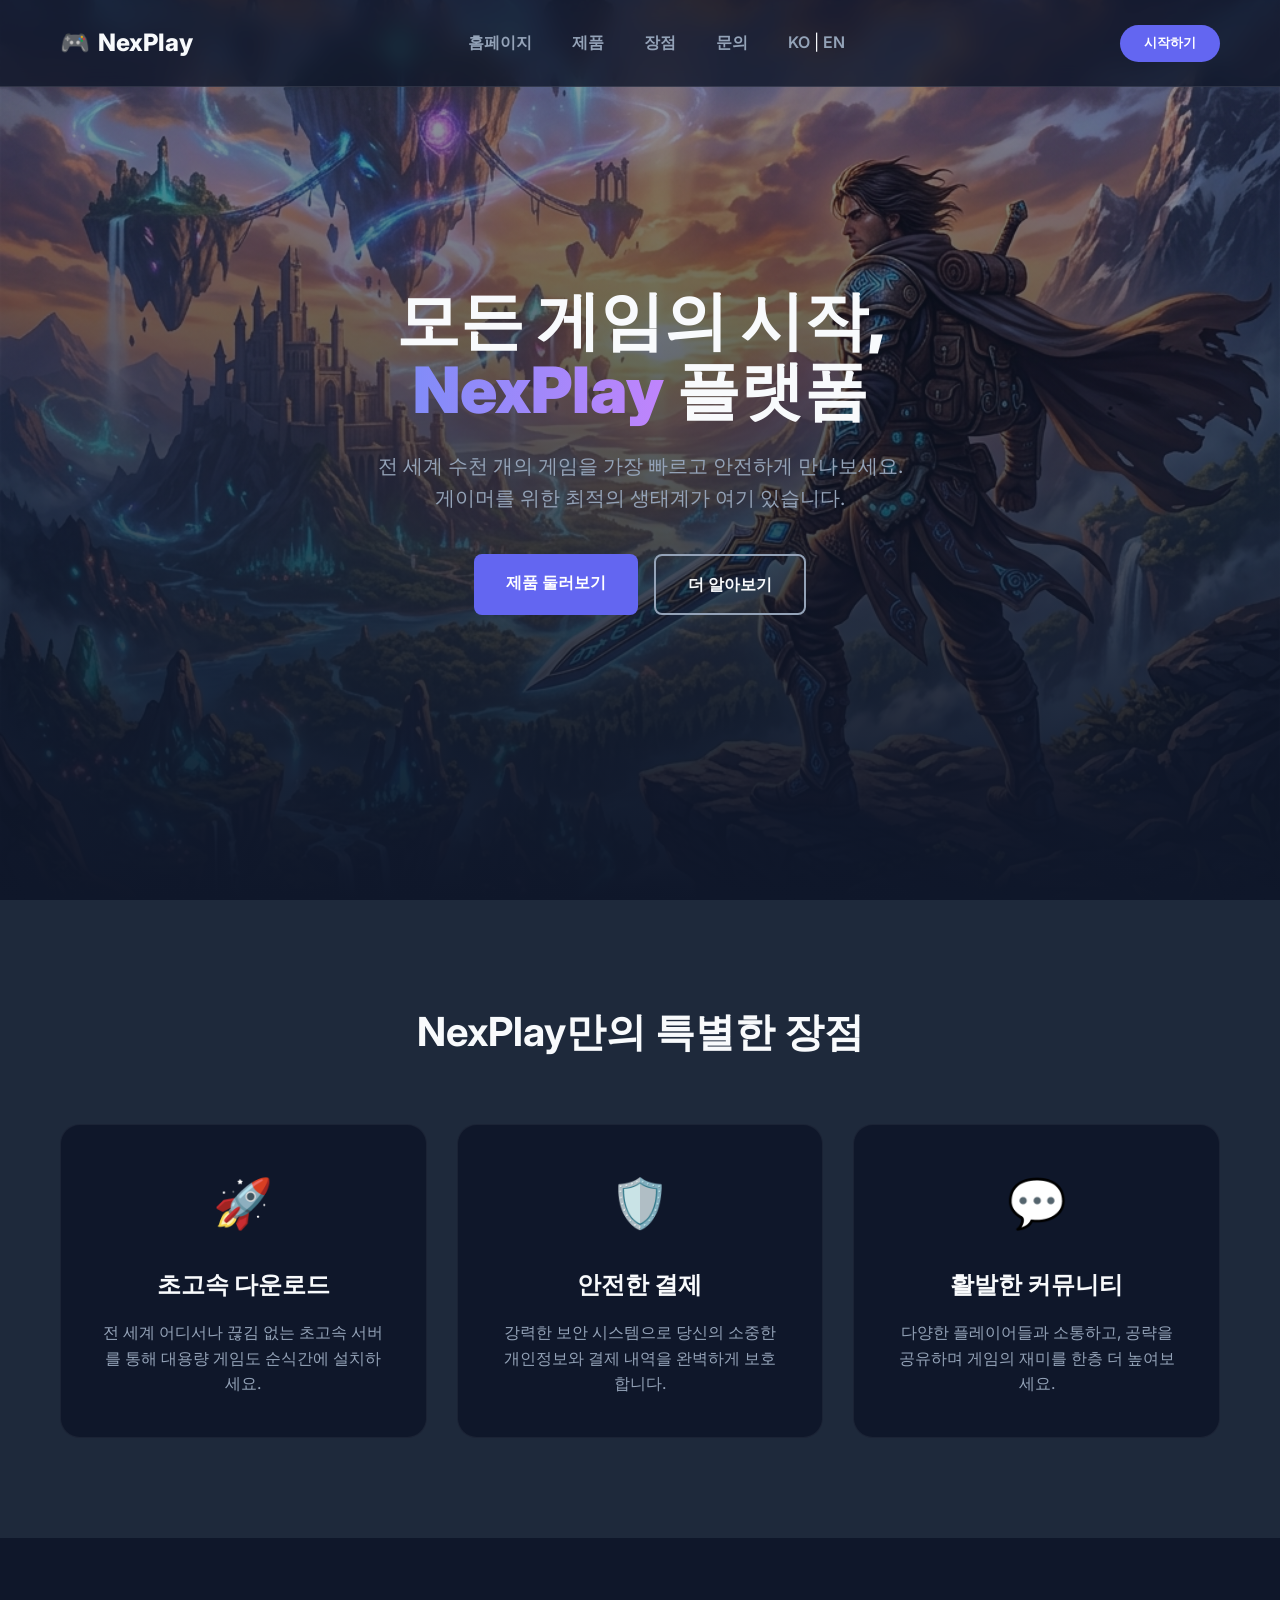
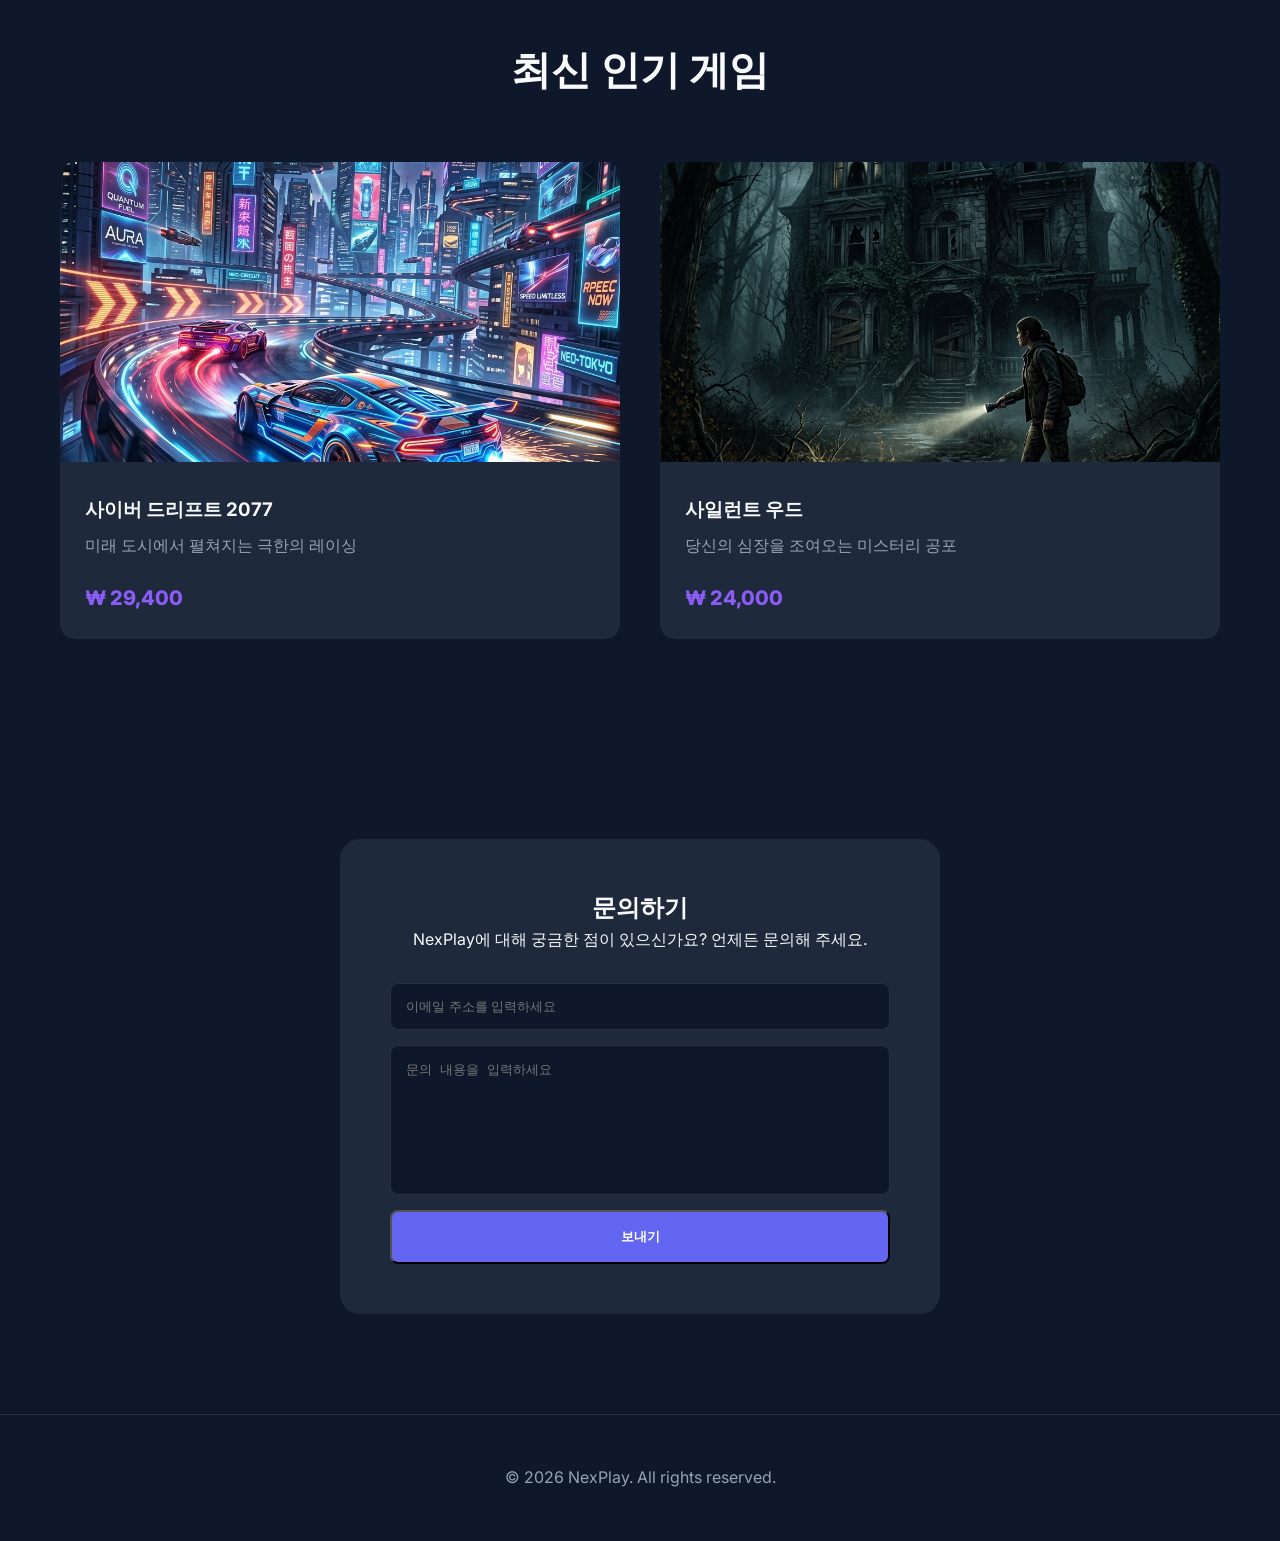
<file: index.html>
<!DOCTYPE html>
<html lang="ko">
<head>
    <meta charset="UTF-8">
    <meta name="viewport" content="width=device-width, initial-scale=1.0">
    <title>NexPlay - 차세대 게임 판매 플랫폼</title>
    <link rel="stylesheet" href="styles.css">
    <link href="https://fonts.googleapis.com/css2?family=Inter:wght@400;600;700;800&display=swap" rel="stylesheet">
</head>
<body>
    <nav class="navbar">
        <div class="nav-container">
            <div class="logo">
                <span class="logo-icon">🎮</span> NexPlay
            </div>
            <ul class="nav-links">
                <li><a href="#home">홈페이지</a></li>
                <li><a href="#products">제품</a></li>
                <li><a href="#features">장점</a></li>
                <li><a href="#contact">문의</a></li>
                <li class="lang-switch">
                    <a href="index.html" class="active">KO</a> | <a href="index_en.html">EN</a>
                </li>
            </ul>
            <div class="hamburger">
                <span></span>
                <span></span>
                <span></span>
            </div>
            <div class="user-actions">
                <button class="btn-primary">시작하기</button>
            </div>
        </div>
    </nav>

    <header id="home" class="hero-banner">
        <div class="hero-overlay"></div>
        <img src="assets/game_cover_1_1777102002294.png" alt="Main Game Banner" class="hero-bg">
        <div class="hero-content">
            <h1>모든 게임의 시작,<br><span class="highlight">NexPlay</span> 플랫폼</h1>
            <p>전 세계 수천 개의 게임을 가장 빠르고 안전하게 만나보세요.<br>게이머를 위한 최적의 생태계가 여기 있습니다.</p>
            <div class="hero-btns">
                <a href="#products" class="btn-main">제품 둘러보기</a>
                <a href="#features" class="btn-outline">더 알아보기</a>
            </div>
        </div>
    </header>

    <section id="features" class="features-section">
        <div class="container">
            <h2 class="section-title">NexPlay만의 특별한 장점</h2>
            <div class="features-grid">
                <div class="feature-card">
                    <div class="feature-icon">🚀</div>
                    <h3>초고속 다운로드</h3>
                    <p>전 세계 어디서나 끊김 없는 초고속 서버를 통해 대용량 게임도 순식간에 설치하세요.</p>
                </div>
                <div class="feature-card">
                    <div class="feature-icon">🛡️</div>
                    <h3>안전한 결제</h3>
                    <p>강력한 보안 시스템으로 당신의 소중한 개인정보와 결제 내역을 완벽하게 보호합니다.</p>
                </div>
                <div class="feature-card">
                    <div class="feature-icon">💬</div>
                    <h3>활발한 커뮤니티</h3>
                    <p>다양한 플레이어들과 소통하고, 공략을 공유하며 게임의 재미를 한층 더 높여보세요.</p>
                </div>
            </div>
        </div>
    </section>

    <section id="products" class="products-section">
        <div class="container">
            <h2 class="section-title">최신 인기 게임</h2>
            <div class="products-grid">
                <div class="game-item">
                    <img src="assets/game_cover_2_1777102198692.png" alt="Cyber Drift">
                    <div class="game-info">
                        <h3>사이버 드리프트 2077</h3>
                        <p>미래 도시에서 펼쳐지는 극한의 레이싱</p>
                        <span class="price">₩ 29,400</span>
                    </div>
                </div>
                <div class="game-item">
                    <img src="assets/game_cover_3_1777102213137.png" alt="Silent Wood">
                    <div class="game-info">
                        <h3>사일런트 우드</h3>
                        <p>당신의 심장을 조여오는 미스터리 공포</p>
                        <span class="price">₩ 24,000</span>
                    </div>
                </div>
            </div>
        </div>
    </section>

    <section id="contact" class="contact-section">
        <div class="container">
            <div class="contact-box">
                <h2>문의하기</h2>
                <p>NexPlay에 대해 궁금한 점이 있으신가요? 언제든 문의해 주세요.</p>
                <form class="contact-form">
                    <input type="email" placeholder="이메일 주소를 입력하세요">
                    <textarea placeholder="문의 내용을 입력하세요"></textarea>
                    <button type="submit" class="btn-main">보내기</button>
                </form>
            </div>
        </div>
    </section>

    <footer>
        <div class="container">
            <p>&copy; 2026 NexPlay. All rights reserved.</p>
        </div>
    </footer>

    <script src="script.js"></script>
</body>
</html>
</file>
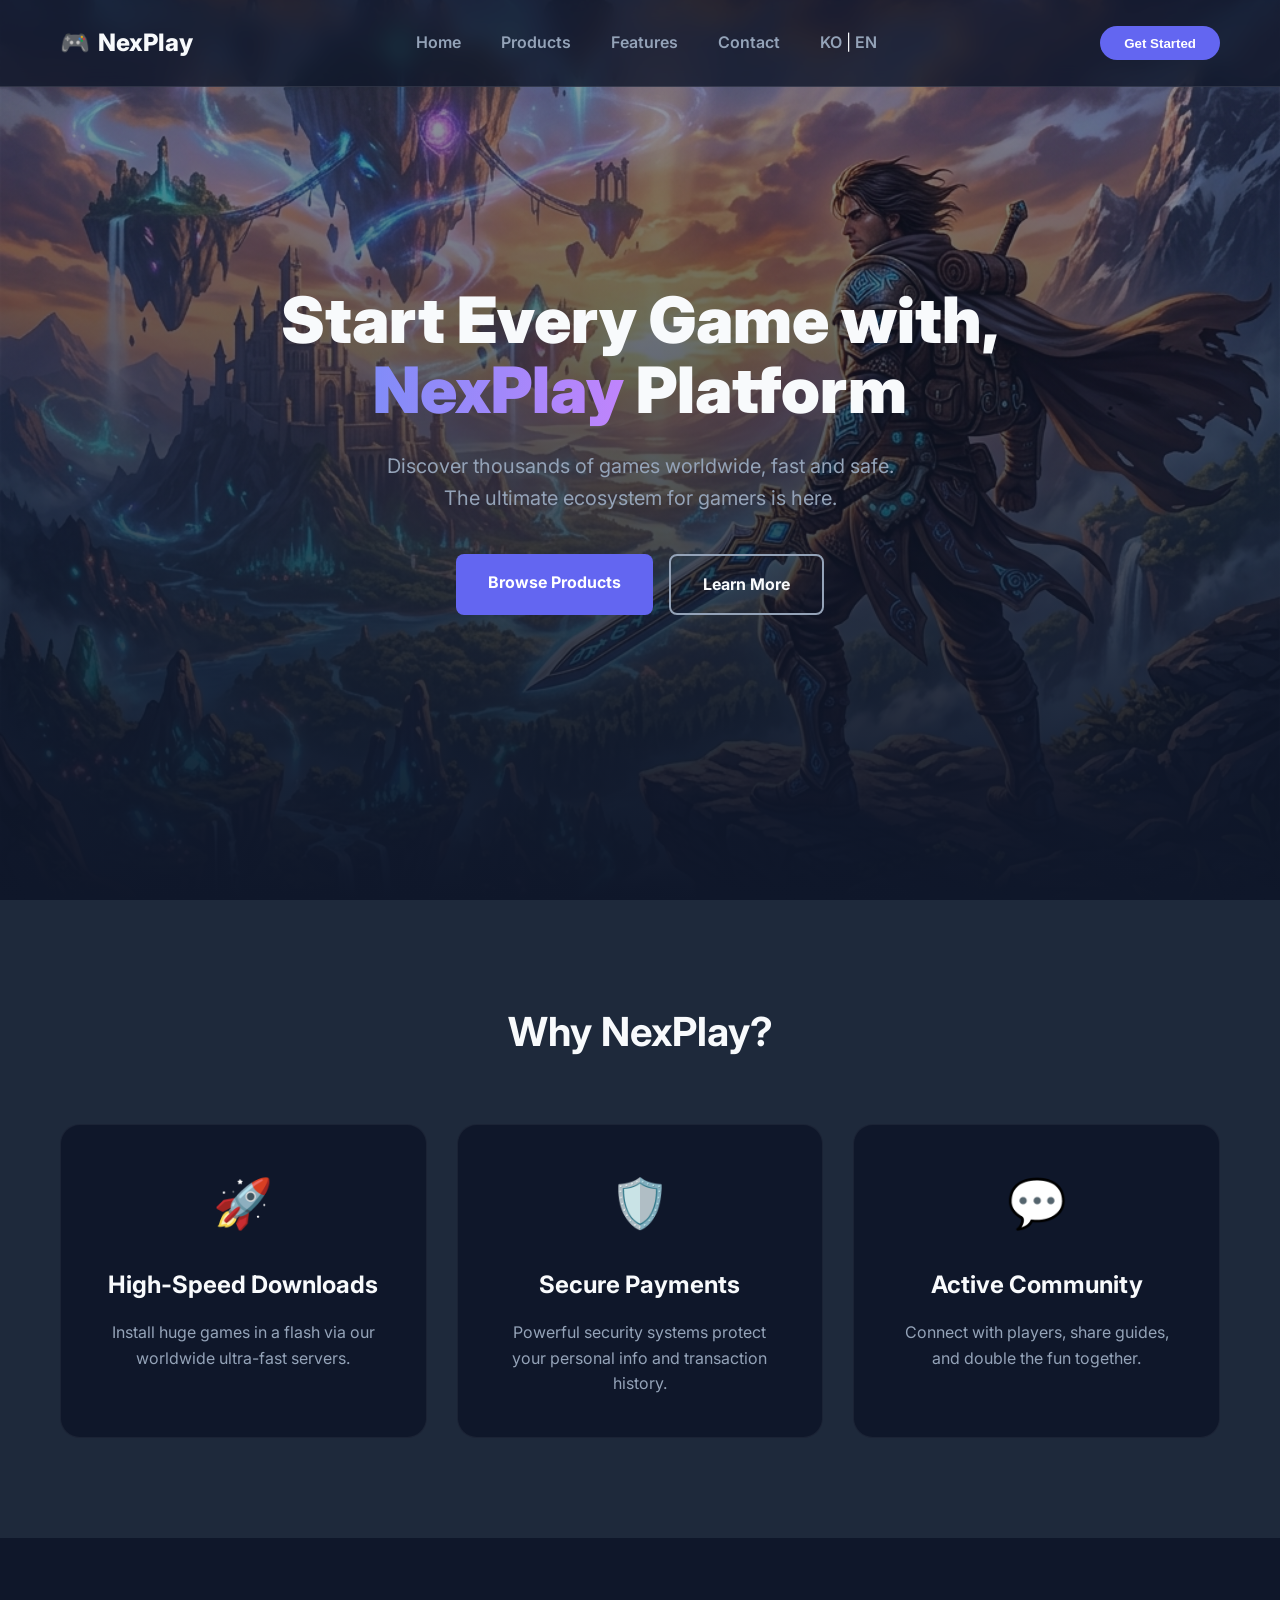
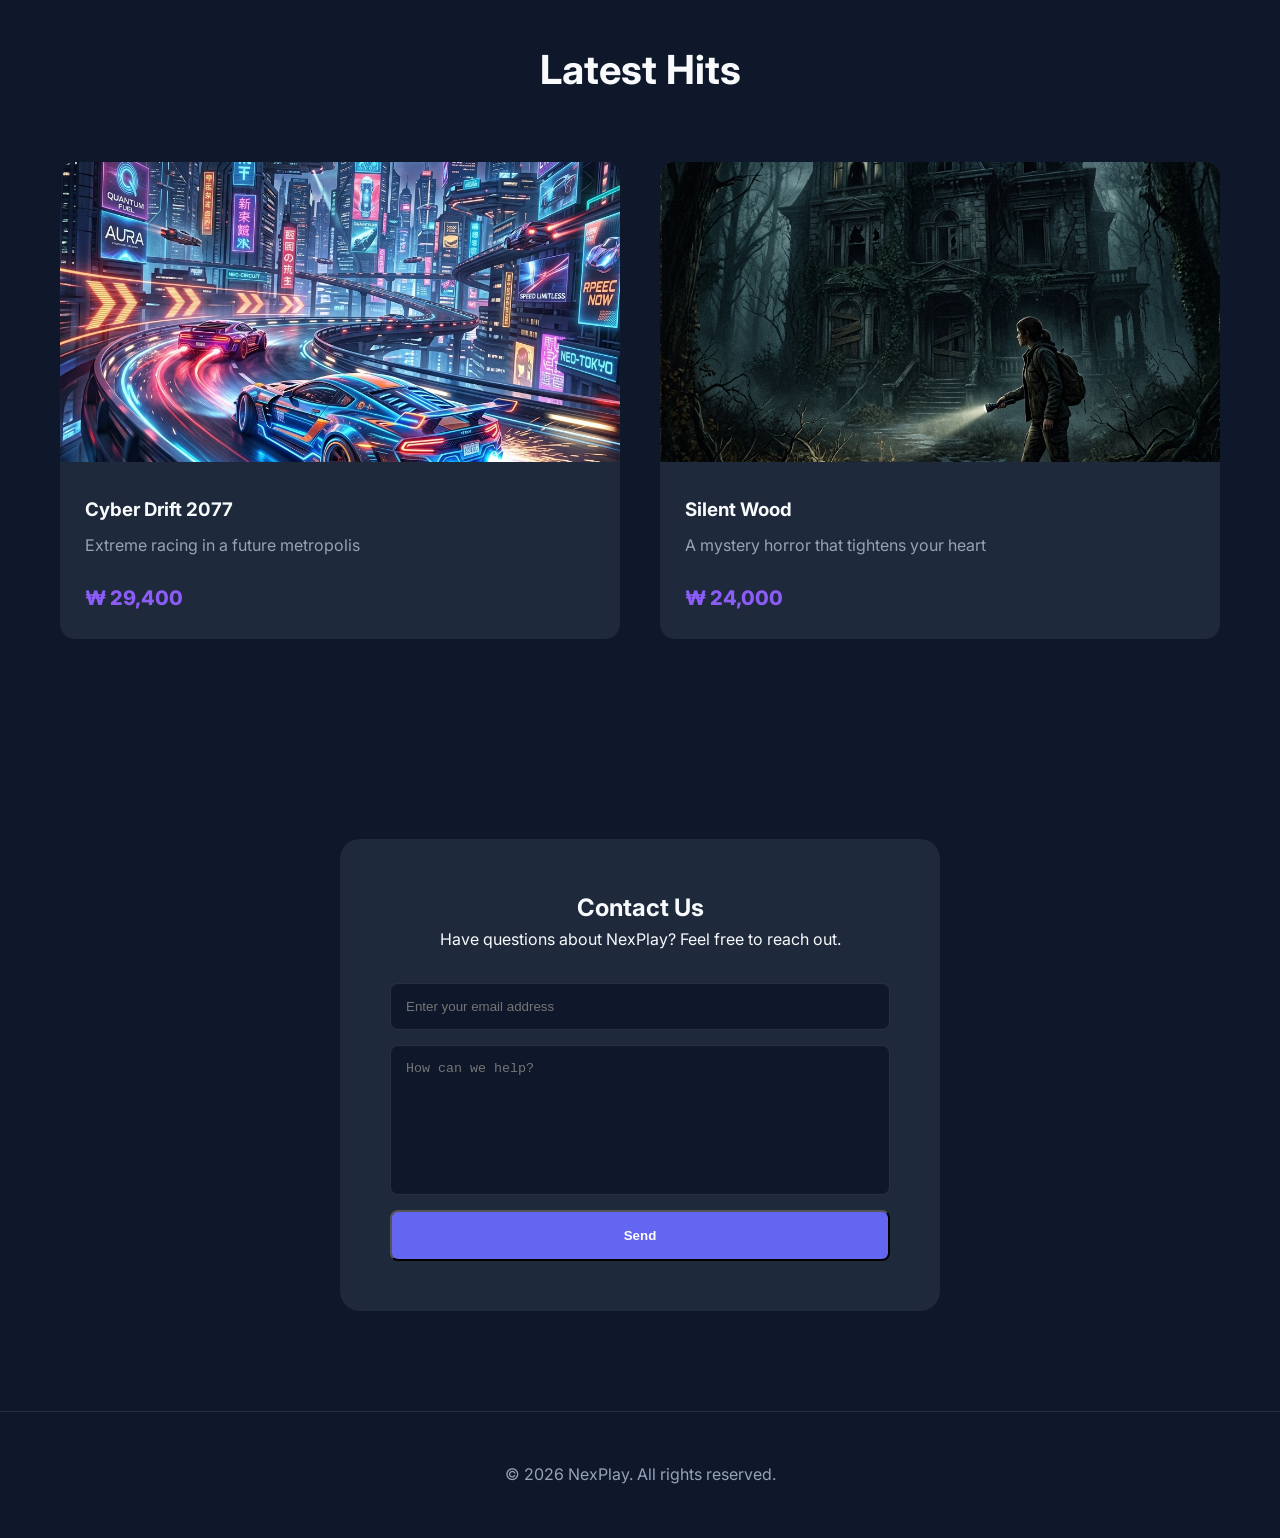
<file: index_en.html>
<!DOCTYPE html>
<html lang="en">
<head>
    <meta charset="UTF-8">
    <meta name="viewport" content="width=device-width, initial-scale=1.0">
    <title>NexPlay - Next Gen Game Sales Platform</title>
    <link rel="stylesheet" href="styles.css">
    <link href="https://fonts.googleapis.com/css2?family=Inter:wght@400;600;700;800&display=swap" rel="stylesheet">
</head>
<body>
    <nav class="navbar">
        <div class="nav-container">
            <div class="logo">
                <span class="logo-icon">🎮</span> NexPlay
            </div>
            <ul class="nav-links">
                <li><a href="#home">Home</a></li>
                <li><a href="#products">Products</a></li>
                <li><a href="#features">Features</a></li>
                <li><a href="#contact">Contact</a></li>
                <li class="lang-switch">
                    <a href="index.html">KO</a> | <a href="index_en.html" class="active">EN</a>
                </li>
            </ul>
            <div class="hamburger">
                <span></span>
                <span></span>
                <span></span>
            </div>
            <div class="user-actions">
                <button class="btn-primary">Get Started</button>
            </div>
        </div>
    </nav>

    <header id="home" class="hero-banner">
        <div class="hero-overlay"></div>
        <img src="assets/game_cover_1_1777102002294.png" alt="Main Game Banner" class="hero-bg">
        <div class="hero-content">
            <h1>Start Every Game with,<br><span class="highlight">NexPlay</span> Platform</h1>
            <p>Discover thousands of games worldwide, fast and safe.<br>The ultimate ecosystem for gamers is here.</p>
            <div class="hero-btns">
                <a href="#products" class="btn-main">Browse Products</a>
                <a href="#features" class="btn-outline">Learn More</a>
            </div>
        </div>
    </header>

    <section id="features" class="features-section">
        <div class="container">
            <h2 class="section-title">Why NexPlay?</h2>
            <div class="features-grid">
                <div class="feature-card">
                    <div class="feature-icon">🚀</div>
                    <h3>High-Speed Downloads</h3>
                    <p>Install huge games in a flash via our worldwide ultra-fast servers.</p>
                </div>
                <div class="feature-card">
                    <div class="feature-icon">🛡️</div>
                    <h3>Secure Payments</h3>
                    <p>Powerful security systems protect your personal info and transaction history.</p>
                </div>
                <div class="feature-card">
                    <div class="feature-icon">💬</div>
                    <h3>Active Community</h3>
                    <p>Connect with players, share guides, and double the fun together.</p>
                </div>
            </div>
        </div>
    </section>

    <section id="products" class="products-section">
        <div class="container">
            <h2 class="section-title">Latest Hits</h2>
            <div class="products-grid">
                <div class="game-item">
                    <img src="assets/game_cover_2_1777102198692.png" alt="Cyber Drift">
                    <div class="game-info">
                        <h3>Cyber Drift 2077</h3>
                        <p>Extreme racing in a future metropolis</p>
                        <span class="price">₩ 29,400</span>
                    </div>
                </div>
                <div class="game-item">
                    <img src="assets/game_cover_3_1777102213137.png" alt="Silent Wood">
                    <div class="game-info">
                        <h3>Silent Wood</h3>
                        <p>A mystery horror that tightens your heart</p>
                        <span class="price">₩ 24,000</span>
                    </div>
                </div>
            </div>
        </div>
    </section>

    <section id="contact" class="contact-section">
        <div class="container">
            <div class="contact-box">
                <h2>Contact Us</h2>
                <p>Have questions about NexPlay? Feel free to reach out.</p>
                <form class="contact-form">
                    <input type="email" placeholder="Enter your email address">
                    <textarea placeholder="How can we help?"></textarea>
                    <button type="submit" class="btn-main">Send</button>
                </form>
            </div>
        </div>
    </section>

    <footer>
        <div class="container">
            <p>&copy; 2026 NexPlay. All rights reserved.</p>
        </div>
    </footer>

    <script src="script.js"></script>
</body>
</html>
</file>
<file: styles.css>
:root {
    --primary: #6366f1;
    --primary-hover: #4f46e5;
    --dark: #0f172a;
    --dark-light: #1e293b;
    --text-white: #f8fafc;
    --text-gray: #94a3b8;
    --accent: #8b5cf6;
}

* {
    margin: 0;
    padding: 0;
    box-sizing: border-box;
}

body {
    font-family: 'Inter', sans-serif;
    background-color: var(--dark);
    color: var(--text-white);
    line-height: 1.6;
    scroll-behavior: smooth;
}

.container {
    max-width: 1200px;
    margin: 0 auto;
    padding: 0 20px;
}

/* Navbar */
.navbar {
    background: rgba(15, 23, 42, 0.8);
    backdrop-filter: blur(10px);
    padding: 1.5rem 0;
    position: fixed;
    top: 0;
    width: 100%;
    z-index: 1000;
    border-bottom: 1px solid rgba(255,255,255,0.1);
}

.nav-container {
    display: flex;
    justify-content: space-between;
    align-items: center;
    max-width: 1200px;
    margin: 0 auto;
    padding: 0 20px;
}

.logo {
    font-size: 1.5rem;
    font-weight: 800;
    display: flex;
    align-items: center;
    gap: 0.5rem;
}

.nav-links {
    list-style: none;
    display: flex;
    gap: 2.5rem;
}

.hamburger {
    display: none;
    flex-direction: column;
    gap: 5px;
    cursor: pointer;
    z-index: 1001;
}

.hamburger span {
    width: 25px;
    height: 3px;
    background-color: var(--text-white);
    transition: 0.3s;
}

.nav-links a {
    text-decoration: none;
    color: var(--text-gray);
    font-weight: 600;
    transition: color 0.3s;
}

.nav-links a:hover {
    color: var(--text-white);
}

.btn-primary {
    background: var(--primary);
    color: white;
    border: none;
    padding: 0.6rem 1.5rem;
    border-radius: 50px;
    font-weight: 700;
    cursor: pointer;
    transition: 0.3s;
}

.btn-primary:hover {
    background: var(--primary-hover);
    transform: translateY(-2px);
}

/* Hero Banner */
.hero-banner {
    position: relative;
    height: 100vh;
    display: flex;
    align-items: center;
    justify-content: center;
    overflow: hidden;
    text-align: center;
}

.hero-bg {
    position: absolute;
    top: 0;
    left: 0;
    width: 100%;
    height: 100%;
    object-fit: cover;
    z-index: -1;
}

.hero-overlay {
    position: absolute;
    top: 0;
    left: 0;
    width: 100%;
    height: 100%;
    background: linear-gradient(0deg, var(--dark) 0%, rgba(15,23,42,0.4) 100%);
    z-index: 0;
}

.hero-content {
    position: relative;
    z-index: 1;
    max-width: 800px;
    padding: 20px;
}

.hero-content h1 {
    font-size: 4rem;
    font-weight: 900;
    line-height: 1.1;
    margin-bottom: 1.5rem;
}

.highlight {
    background: linear-gradient(90deg, #818cf8, #c084fc);
    -webkit-background-clip: text;
    -webkit-text-fill-color: transparent;
}

.hero-content p {
    font-size: 1.25rem;
    color: var(--text-gray);
    margin-bottom: 2.5rem;
}

.hero-btns {
    display: flex;
    gap: 1rem;
    justify-content: center;
}

.btn-main {
    background: var(--primary);
    color: white;
    text-decoration: none;
    padding: 1rem 2rem;
    border-radius: 8px;
    font-weight: 700;
    transition: 0.3s;
}

.btn-outline {
    background: transparent;
    border: 2px solid var(--text-gray);
    color: var(--text-white);
    text-decoration: none;
    padding: 1rem 2rem;
    border-radius: 8px;
    font-weight: 700;
    transition: 0.3s;
}

.btn-main:hover, .btn-outline:hover {
    transform: translateY(-3px);
    box-shadow: 0 10px 20px rgba(0,0,0,0.3);
}

/* Features */
.features-section {
    padding: 100px 0;
    background-color: var(--dark-light);
}

.section-title {
    text-align: center;
    font-size: 2.5rem;
    margin-bottom: 60px;
}

.features-grid {
    display: grid;
    grid-template-columns: repeat(auto-fit, minmax(300px, 1fr));
    gap: 30px;
}

.feature-card {
    background: var(--dark);
    padding: 40px;
    border-radius: 20px;
    text-align: center;
    transition: 0.3s;
    border: 1px solid rgba(255,255,255,0.05);
}

.feature-card:hover {
    transform: translateY(-10px);
    border-color: var(--primary);
}

.feature-icon {
    font-size: 3rem;
    margin-bottom: 1.5rem;
}

.feature-card h3 {
    margin-bottom: 1rem;
    font-size: 1.5rem;
}

.feature-card p {
    color: var(--text-gray);
}

/* Products */
.products-section {
    padding: 100px 0;
}

.products-grid {
    display: grid;
    grid-template-columns: repeat(auto-fit, minmax(400px, 1fr));
    gap: 40px;
}

.game-item {
    background: var(--dark-light);
    border-radius: 15px;
    overflow: hidden;
    transition: 0.3s;
}

.game-item:hover {
    transform: scale(1.02);
}

.game-item img {
    width: 100%;
    height: 300px;
    object-fit: cover;
}

.game-info {
    padding: 25px;
}

.game-info h3 {
    margin-bottom: 0.5rem;
}

.game-info p {
    color: var(--text-gray);
    margin-bottom: 1.5rem;
}

.price {
    font-weight: 800;
    color: var(--accent);
    font-size: 1.25rem;
}

/* Contact */
.contact-section {
    padding: 100px 0;
}

.contact-box {
    max-width: 600px;
    margin: 0 auto;
    background: var(--dark-light);
    padding: 50px;
    border-radius: 20px;
    text-align: center;
}

.contact-form {
    margin-top: 30px;
    display: flex;
    flex-direction: column;
    gap: 15px;
}

.contact-form input, .contact-form textarea {
    background: var(--dark);
    border: 1px solid rgba(255,255,255,0.1);
    padding: 15px;
    color: white;
    border-radius: 8px;
    outline: none;
}

.contact-form textarea {
    height: 150px;
    resize: none;
}

/* Footer */
footer {
    padding: 50px 0;
    text-align: center;
    border-top: 1px solid rgba(255,255,255,0.1);
    color: var(--text-gray);
}

@media (max-width: 992px) {
    .hero-content h1 {
        font-size: 3rem;
    }
    .products-grid {
        grid-template-columns: 1fr;
    }
}

@media (max-width: 768px) {
    .hamburger {
        display: flex;
    }

    .nav-links {
        position: fixed;
        right: -100%;
        top: 0;
        height: 100vh;
        width: 70%;
        background: var(--dark-light);
        flex-direction: column;
        align-items: center;
        justify-content: center;
        gap: 2rem;
        transition: 0.4s;
        box-shadow: -10px 0 20px rgba(0,0,0,0.5);
    }

    .nav-links.active {
        right: 0;
    }

    .hero-content h1 {
        font-size: 2.5rem;
    }

    .features-grid {
        grid-template-columns: 1fr;
    }

    .contact-box {
        padding: 30px 20px;
    }
}
</file>
